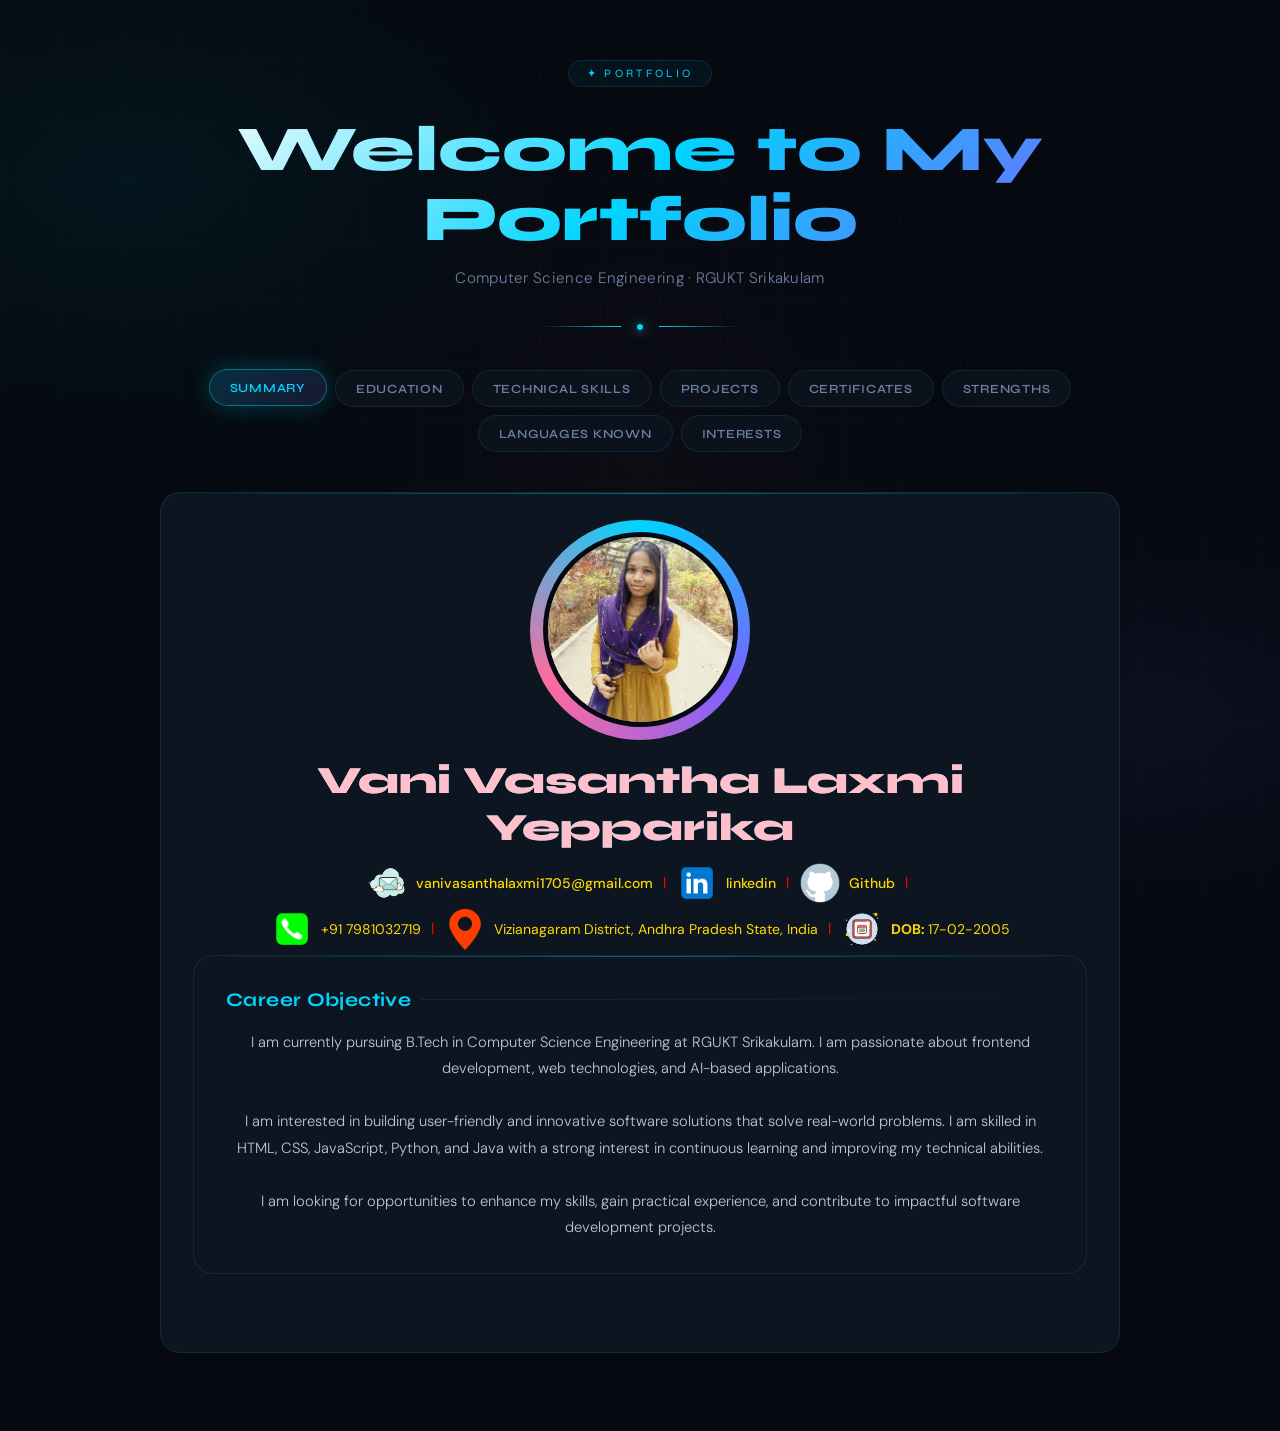
<file: index.html>
<!DOCTYPE html>
<html lang="en">
<head>
<meta charset="UTF-8" />
<meta name="viewport" content="width=device-width, initial-scale=1.0" />
<title>Vani Vasantha Laxmi – Portfolio</title>
<link href="https://fonts.googleapis.com/css2?family=Syne:wght@400;600;700;800&family=DM+Sans:ital,wght@0,300;0,400;0,500;1,300&display=swap" rel="stylesheet">
<style>
  :root {
    --bg: #060a10;
    --surface: #0d1520;
    --surface2: #111d2e;
    --accent: #00d4ff;
    --accent2: #7b61ff;
    --accent3: #ff6b9d;
    --text: #e8f0fe;
    --muted: #6b7fa3;
    --border: rgba(0,212,255,0.12);
    --glow: 0 0 40px rgba(0,212,255,0.15);
  }

  * { margin: 0; padding: 0; box-sizing: border-box; }

  body {
    font-family: 'DM Sans', sans-serif;
    background: var(--bg);
    color: var(--text);
    min-height: 100vh;
    overflow-x: hidden;
  }

  body::before {
    content: '';
    position: fixed;
    inset: 0;
    background:
      radial-gradient(ellipse 60% 50% at 10% 20%, rgba(0,212,255,0.06) 0%, transparent 60%),
      radial-gradient(ellipse 50% 40% at 90% 80%, rgba(123,97,255,0.07) 0%, transparent 60%),
      radial-gradient(ellipse 40% 60% at 50% 50%, rgba(255,107,157,0.03) 0%, transparent 70%);
    pointer-events: none;
    z-index: 0;
  }

  body::after {
    content: '';
    position: fixed;
    inset: 0;
    background-image:
      linear-gradient(rgba(0,212,255,0.03) 1px, transparent 1px),
      linear-gradient(90deg, rgba(0,212,255,0.03) 1px, transparent 1px);
    background-size: 60px 60px;
    pointer-events: none;
    z-index: 0;
  }

  .wrapper {
    position: relative;
    z-index: 1;
    max-width: 1000px;
    margin: 0 auto;
    padding: 0 20px 60px;
  }

  /* ── HEADER ── */
  header {
    text-align: center;
    padding: 60px 20px 40px;
    position: relative;
  }

  .header-label {
    display: inline-block;
    font-family: 'Syne', sans-serif;
    font-size: 0.7rem;
    letter-spacing: 0.3em;
    color: var(--accent);
    text-transform: uppercase;
    border: 1px solid var(--border);
    padding: 6px 18px;
    border-radius: 50px;
    margin-bottom: 28px;
    background: rgba(0,212,255,0.05);
    animation: fadeDown 0.8s ease both;
  }

  header h1 {
    font-family: 'Syne', sans-serif;
    font-size: clamp(2.2rem, 6vw, 4rem);
    font-weight: 800;
    line-height: 1.1;
    animation: fadeDown 0.9s ease 0.1s both;
    background: linear-gradient(135deg, #ffffff 0%, var(--accent) 50%, var(--accent2) 100%);
    -webkit-background-clip: text;
    -webkit-text-fill-color: transparent;
    background-clip: text;
  }

  header p {
    color: var(--muted);
    font-size: 0.95rem;
    margin-top: 12px;
    animation: fadeDown 1s ease 0.2s both;
    font-weight: 300;
    letter-spacing: 0.02em;
  }

  .header-line {
    display: flex;
    align-items: center;
    justify-content: center;
    gap: 16px;
    margin-top: 36px;
    animation: fadeDown 1.1s ease 0.3s both;
  }

  .header-line::before,
  .header-line::after {
    content: '';
    height: 1px;
    width: 80px;
    background: linear-gradient(90deg, transparent, var(--accent));
  }
  .header-line::after { background: linear-gradient(90deg, var(--accent), transparent); }

  .header-dot {
    width: 6px; height: 6px;
    border-radius: 50%;
    background: var(--accent);
    box-shadow: 0 0 12px var(--accent);
  }

  /* ── NAV ── */
  nav {
    display: flex;
    flex-wrap: wrap;
    justify-content: center;
    gap: 8px;
    padding: 0 10px 40px;
    animation: fadeUp 1s ease 0.4s both;
  }

  nav button {
    font-family: 'Syne', sans-serif;
    font-size: 0.78rem;
    font-weight: 600;
    letter-spacing: 0.06em;
    text-transform: uppercase;
    padding: 10px 20px;
    border: 1px solid var(--border);
    background: rgba(13,21,32,0.8);
    color: var(--muted);
    border-radius: 50px;
    cursor: pointer;
    transition: all 0.3s ease;
    backdrop-filter: blur(10px);
    position: relative;
    overflow: hidden;
  }

  nav button::before {
    content: '';
    position: absolute;
    inset: 0;
    background: linear-gradient(135deg, rgba(0,212,255,0.15), rgba(123,97,255,0.1));
    opacity: 0;
    transition: opacity 0.3s ease;
    border-radius: 50px;
  }

  nav button:hover::before,
  nav button.active::before { opacity: 1; }

  nav button:hover,
  nav button.active {
    border-color: rgba(0,212,255,0.5);
    color: #fff;
    box-shadow: 0 0 20px rgba(0,212,255,0.2);
    transform: translateY(-1px);
  }

  nav button.active {
    color: var(--accent);
    box-shadow: 0 0 24px rgba(0,212,255,0.25);
  }

  /* ── SECTIONS ── */
  section {
    display: none;
    animation: sectionIn 0.5s ease both;
  }
  section.active { display: block; }

  @keyframes sectionIn {
    from { opacity: 0; transform: translateY(16px); }
    to   { opacity: 1; transform: translateY(0); }
  }

  /* ── CARD ── */
  .card {
    background: var(--surface);
    border: 1px solid var(--border);
    border-radius: 20px;
    padding: 32px;
    margin-bottom: 18px;
    position: relative;
    overflow: hidden;
    transition: border-color 0.3s ease, box-shadow 0.3s ease;
  }

  .card::before {
    content: '';
    position: absolute;
    top: 0; left: 0; right: 0;
    height: 1px;
    background: linear-gradient(90deg, transparent, rgba(0,212,255,0.4), transparent);
  }

  .card:hover {
    border-color: rgba(0,212,255,0.25);
    box-shadow: var(--glow);
  }

  /* ── PROFILE ── */
  .profile-top {
    display: flex;
    flex-direction: column;
    justify-content: center;
    align-items: center;
    text-align:center;
    gap: 22px;
    margin-bottom: 28px;
  }

  .avatar-ring { 
  position: relative; 
  width:210px;
  height:210px;
  display: flex;
  justify-content: center;
  align-items: center;
  flex-shrink: 0; }

  .avatar-ring::before {
    content: '';
    position: absolute;
    inset: -5px;
    border-radius: 50%;
    background: conic-gradient(from 0deg, var(--accent), var(--accent2), var(--accent3), var(--accent));
    animation: spin 4s linear infinite;
    z-index: 0;
  }

  .avatar-ring img {
    position: relative;
    z-index: 1;
    width: 195px;
    height: 195px;
    border-radius: 50%;
    border: 5px solid var(--bg);
    object-fit: cover;
    display: block;
  }

  @keyframes spin { to { transform: rotate(360deg); } }

  .profile-info h2 {
    font-family: 'Syne', sans-serif;
    font-size: 2.4rem;
    font-weight: 800;
    text-align:center;
    background: linear-gradient(135deg, #ffffff 10%, var(--accent) 50%,var(--accent3) 100% );
    -webkit-background-clip: text;
    -webkit-text-fill-color: pink;
    background-clip: text;
    margin-bottom: 12px;
  }

  .contact-row {
    display: flex;
    flex-wrap: wrap;
    gap: 8px 20px;
    font-size: 0.83rem;
    color: var(--muted);
    margin-bottom: 12px;
  }
  
  /* =========================
   CONTACT
========================= */

.contact{
    text-align:center;
    font-size:10.5pt;
    color: #FFD700;
    margin-bottom:4px;
    line-height:1.6;
}

.contact a{
    color: #FFD700;
    text-decoration:none;
    font-weight:500;
}

.contact-sep{
    color:red;
    margin:0 6px;
}

/* =========================
   ICONS
========================= */

img.icon{
    height:3em;
    width:auto;
    vertical-align:middle;
    margin-right:4px;
    position:relative;
    top:-1px;
}

  .badge-link {
    display: inline-flex;
    align-items: center;
    gap: 6px;
    padding: 6px 16px;
    border: 1px solid var(--border);
    border-radius: 50px;
    color: var(--accent);
    text-decoration: none;
    font-size: 0.8rem;
    font-weight: 500;
    transition: all 0.3s ease;
    background: rgba(0,212,255,0.05);
  }

  .badge-link:hover {
    background: rgba(0,212,255,0.15);
    border-color: var(--accent);
    box-shadow: 0 0 16px rgba(0,212,255,0.2);
    transform: translateY(-1px);
  }

  .section-title {
    font-family: 'Syne', sans-serif;
    font-size: 1.2rem;
    font-weight: 700;
    color: var(--accent);
    letter-spacing: 0.02em;
    margin-bottom: 18px;
    display: flex;
    align-items: center;
    gap: 10px;
  }

  .section-title::after {
    content: '';
    flex: 1;
    height: 1px;
    background: linear-gradient(90deg, var(--border), transparent);
  }

  .objective-text {
    font-size: 0.92rem;
    line-height: 1.8;
    color: #b8c8e0;
    font-weight: 300;
  }

  /* ── EDUCATION ── */
  .edu-item {
    padding: 18px 0;
    border-bottom: 1px solid var(--border);
    position: relative;
    padding-left: 20px;
  }

  .edu-item:last-child { border-bottom: none; }

  .edu-item::before {
    content: '';
    position: absolute;
    left: 0; top: 24px;
    width: 8px; height: 8px;
    border-radius: 50%;
    background: var(--accent);
    box-shadow: 0 0 10px var(--accent);
  }

  .edu-item h3 { font-family: 'Syne', sans-serif; font-size: 1rem; font-weight: 700; color: #fff; margin-bottom: 4px; }
  .edu-institution { font-size: 0.85rem; color: var(--accent2); margin-bottom: 6px; font-weight: 400; }
  .edu-meta { display: flex; gap: 20px; font-size: 0.8rem; color: var(--muted); }

  .cgpa-badge {
    background: rgba(0,212,255,0.1);
    border: 1px solid rgba(0,212,255,0.2);
    color: var(--accent);
    padding: 2px 10px;
    border-radius: 50px;
    font-size: 0.75rem;
    font-weight: 600;
  }

  /* ── SKILLS ── */
  .skill-group { margin-bottom: 20px; }
  .skill-group:last-child { margin-bottom: 0; }
  .skill-label { font-family: 'Syne', sans-serif; font-size: 0.75rem; font-weight: 700; letter-spacing: 0.1em; text-transform: uppercase; color: var(--muted); margin-bottom: 10px; }
  .skill-tags { display: flex; flex-wrap: wrap; gap: 8px; }

  .tag {
    padding: 6px 14px;
    border-radius: 8px;
    font-size: 0.82rem;
    font-weight: 500;
    border: 1px solid;
    transition: all 0.3s ease;
    cursor: default;
  }
  .tag:hover { transform: translateY(-2px); }
  .tag-cyan { background: rgba(0,212,255,0.08); border-color: rgba(0,212,255,0.25); color: #7ee8ff; }
  .tag-purple { background: rgba(123,97,255,0.08); border-color: rgba(123,97,255,0.25); color: #b39dff; }
  .tag-pink { background: rgba(255,107,157,0.08); border-color: rgba(255,107,157,0.25); color: #ffaac8; }
  .tag-green { background: rgba(52,211,153,0.08); border-color: rgba(52,211,153,0.25); color: #6ee7b7; }
  .tag-orange { background: rgba(251,146,60,0.08); border-color: rgba(251,146,60,0.25); color: #fdba74; }

  /* ── PROJECTS GRID ── */
  .projects-grid {
    display: grid;
    grid-template-columns: repeat(auto-fill, minmax(280px, 1fr));
    gap: 16px;
  }

  .project-card {
    background: var(--surface2);
    border: 1px solid var(--border);
    border-radius: 16px;
    padding: 22px;
    transition: all 0.3s ease;
    position: relative;
    overflow: hidden;
    display: flex;
    flex-direction: column;
  }

  .project-card::after {
    content: '';
    position: absolute;
    top: 0; left: 0;
    width: 3px; height: 100%;
    background: linear-gradient(180deg, var(--accent), var(--accent2));
    border-radius: 3px 0 0 3px;
  }

  .project-card:hover {
    border-color: rgba(0,212,255,0.3);
    transform: translateY(-4px);
    box-shadow: 0 12px 40px rgba(0,212,255,0.12);
  }

  .project-emoji {
    font-size: 2rem;
    margin-bottom: 12px;
    display: block;
  }

  .project-num {
    font-family: 'Syne', sans-serif;
    font-size: 0.62rem;
    font-weight: 700;
    letter-spacing: 0.2em;
    color: var(--accent);
    text-transform: uppercase;
    margin-bottom: 6px;
  }

  .project-title {
    font-family: 'Syne', sans-serif;
    font-size: 1rem;
    font-weight: 700;
    color: #fff;
    margin-bottom: 10px;
    line-height: 1.3;
  }

  .project-desc {
    font-size: 0.84rem;
    line-height: 1.7;
    color: #8fa3c0;
    font-weight: 300;
    flex: 1;
  }

  .project-tags {
    display: flex;
    flex-wrap: wrap;
    gap: 6px;
    margin-top: 14px;
  }

  .ptag {
    font-size: 0.7rem;
    padding: 3px 9px;
    border-radius: 20px;
    background: rgba(0,212,255,0.07);
    border: 1px solid rgba(0,212,255,0.15);
    color: var(--accent);
    font-weight: 500;
  }

  /* ── PROJECT LINK BUTTONS ── */
  .project-links {
    display: flex;
    gap: 8px;
    margin-top: 12px;
    flex-wrap: wrap;
  }

  .proj-btn {
    display: inline-flex;
    align-items: center;
    gap: 5px;
    font-size: 0.72rem;
    font-weight: 600;
    font-family: 'Syne', sans-serif;
    padding: 5px 13px;
    border-radius: 20px;
    text-decoration: none;
    transition: all 0.25s ease;
    letter-spacing: 0.03em;
  }

  .proj-btn-github {
    background: rgba(255,255,255,0.05);
    border: 1px solid rgba(255,255,255,0.15);
    color: #c8d8f0;
  }

  .proj-btn-github:hover {
    background: rgba(255,255,255,0.12);
    border-color: rgba(255,255,255,0.35);
    color: #fff;
    transform: translateY(-1px);
  }

  .proj-btn-demo {
    background: rgba(0,212,255,0.08);
    border: 1px solid rgba(0,212,255,0.25);
    color: var(--accent);
  }

  .proj-btn-demo:hover {
    background: rgba(0,212,255,0.18);
    border-color: rgba(0,212,255,0.5);
    box-shadow: 0 0 14px rgba(0,212,255,0.2);
    transform: translateY(-1px);
  }

  /* ── CERTIFICATES ── */
  .certs-grid {
    display: grid;
    grid-template-columns: repeat(auto-fill, minmax(260px, 1fr));
    gap: 16px;
  }

  .cert-card {
    background: var(--surface2);
    border: 1px solid var(--border);
    border-radius: 16px;
    overflow: hidden;
    transition: all 0.3s ease;
    cursor: pointer;
    position: relative;
  }

  .cert-card:hover {
    border-color: rgba(0,212,255,0.4);
    transform: translateY(-4px);
    box-shadow: 0 12px 40px rgba(0,212,255,0.15);
  }

  .cert-img-wrap {
    position: relative;
    width: 100%;
    height: 160px;
    overflow: hidden;
    background: linear-gradient(135deg, #0d1520, #111d2e);
  }

  .cert-img-wrap img {
    width: 100%;
    height: 100%;
    object-fit: cover;
    transition: transform 0.4s ease;
    display: block;
  }

  .cert-card:hover .cert-img-wrap img { transform: scale(1.06); }

  .cert-overlay {
    position: absolute;
    inset: 0;
    background: rgba(0,212,255,0.08);
    display: flex;
    align-items: center;
    justify-content: center;
    opacity: 0;
    transition: opacity 0.3s;
  }

  .cert-card:hover .cert-overlay { opacity: 1; }

  .cert-overlay span {
    background: var(--accent);
    color: #000;
    font-family: 'Syne', sans-serif;
    font-size: 0.75rem;
    font-weight: 700;
    padding: 8px 18px;
    border-radius: 50px;
    letter-spacing: 0.05em;
  }

  .cert-body {
    padding: 16px;
  }

  .cert-body h4 {
    font-family: 'Syne', sans-serif;
    font-size: 0.9rem;
    font-weight: 700;
    color: #fff;
    margin-bottom: 4px;
    line-height: 1.3;
  }

  .cert-provider {
    font-size: 0.76rem;
    color: var(--accent);
    margin-bottom: 10px;
    font-weight: 500;
  }

  .cert-view-btn {
    display: inline-flex;
    align-items: center;
    gap: 5px;
    font-size: 0.75rem;
    color: var(--accent2);
    text-decoration: none;
    font-weight: 500;
    transition: color 0.2s;
    border: 1px solid rgba(123,97,255,0.3);
    padding: 4px 12px;
    border-radius: 20px;
    background: rgba(123,97,255,0.07);
  }

  .cert-view-btn:hover { color: #fff; border-color: var(--accent2); background: rgba(123,97,255,0.18); }

  /* Cert placeholder (Google Drive thumbnail) */
  .cert-placeholder {
    width: 100%;
    height: 160px;
    display: flex;
    flex-direction: column;
    align-items: center;
    justify-content: center;
    background: linear-gradient(135deg, #0d1520, #1a2540);
    gap: 8px;
  }

  .cert-placeholder .cert-icon-big { font-size: 2.5rem; }
  .cert-placeholder .cert-label { font-size: 0.72rem; color: var(--muted); font-weight: 500; }

  /* ── LIGHTBOX ── */
  .lightbox {
    position: fixed;
    inset: 0;
    background: rgba(0,0,0,0.92);
    backdrop-filter: blur(10px);
    z-index: 1000;
    display: flex;
    align-items: center;
    justify-content: center;
    opacity: 0;
    pointer-events: none;
    transition: opacity 0.3s ease;
    padding: 20px;
  }

  .lightbox.open {
    opacity: 1;
    pointer-events: all;
  }

  .lightbox-content {
    position: relative;
    max-width: 90vw;
    max-height: 90vh;
    transform: scale(0.92);
    transition: transform 0.3s ease;
  }

  .lightbox.open .lightbox-content { transform: scale(1); }

  .lightbox-content iframe {
    width: min(800px, 85vw);
    height: min(600px, 80vh);
    border: none;
    border-radius: 12px;
    background: #fff;
  }

  .lightbox-close {
    position: absolute;
    top: -44px;
    right: 0;
    background: rgba(255,255,255,0.1);
    border: 1px solid rgba(255,255,255,0.2);
    color: #fff;
    width: 36px;
    height: 36px;
    border-radius: 50%;
    cursor: pointer;
    font-size: 1.1rem;
    display: flex;
    align-items: center;
    justify-content: center;
    transition: all 0.2s;
  }

  .lightbox-close:hover { background: rgba(255,255,255,0.2); }

  .lightbox-title {
    position: absolute;
    top: -44px;
    left: 0;
    color: rgba(255,255,255,0.8);
    font-family: 'Syne', sans-serif;
    font-size: 0.9rem;
    font-weight: 600;
    max-width: calc(100% - 50px);
    white-space: nowrap;
    overflow: hidden;
    text-overflow: ellipsis;
  }

  /* ── STRENGTHS ── */
  .strengths-grid {
    display: grid;
    grid-template-columns: repeat(auto-fit, minmax(180px, 1fr));
    gap: 14px;
  }

  .strength-card {
    background: var(--surface2);
    border: 1px solid var(--border);
    border-radius: 14px;
    padding: 20px;
    text-align: center;
    transition: all 0.3s ease;
  }

  .strength-card:hover {
    border-color: rgba(0,212,255,0.3);
    box-shadow: 0 0 20px rgba(0,212,255,0.1);
    transform: translateY(-3px);
  }

  .strength-icon { font-size: 1.8rem; margin-bottom: 8px; }
  .strength-name { font-family: 'Syne', sans-serif; font-size: 0.88rem; font-weight: 700; color: #d0e0f0; }

  /* ── LANGUAGES ── */
  .lang-item {
    display: flex;
    align-items: center;
    justify-content: space-between;
    padding: 16px 0;
    border-bottom: 1px solid var(--border);
  }
  .lang-item:last-child { border-bottom: none; }
  .lang-name { font-family: 'Syne', sans-serif; font-size: 1rem; font-weight: 700; color: #fff; }
  .lang-level { display: flex; align-items: center; gap: 10px; }
  .lang-dots { display: flex; gap: 5px; }
  .dot { width: 10px; height: 10px; border-radius: 50%; transition: all 0.3s ease; }
  .dot.filled { background: var(--accent); box-shadow: 0 0 8px var(--accent); }
  .dot.empty { background: rgba(0,212,255,0.15); }
  .lang-tag { font-size: 0.75rem; color: var(--accent2); background: rgba(123,97,255,0.1); border: 1px solid rgba(123,97,255,0.2); padding: 3px 10px; border-radius: 50px; font-weight: 500; }

  /* ── INTERESTS ── */
  .interests-grid {
    display: grid;
    grid-template-columns: repeat(auto-fit, minmax(200px, 1fr));
    gap: 14px;
  }

  .interest-card {
    background: var(--surface2);
    border: 1px solid var(--border);
    border-radius: 14px;
    padding: 20px 18px;
    transition: all 0.3s ease;
    position: relative;
    overflow: hidden;
  }

  .interest-card::before {
    content: '';
    position: absolute;
    inset: 0;
    background: linear-gradient(135deg, rgba(0,212,255,0.05), transparent);
    opacity: 0;
    transition: opacity 0.3s;
  }

  .interest-card:hover::before { opacity: 1; }
  .interest-card:hover {
    border-color: rgba(0,212,255,0.3);
    transform: translateY(-3px);
    box-shadow: 0 8px 30px rgba(0,212,255,0.1);
  }

  .interest-icon { font-size: 1.6rem; margin-bottom: 10px; }
  .interest-name { font-family: 'Syne', sans-serif; font-size: 0.9rem; font-weight: 700; color: #d0e0f0; line-height: 1.3; }

  /* ── ANIMATIONS ── */
  @keyframes fadeDown {
    from { opacity: 0; transform: translateY(-20px); }
    to   { opacity: 1; transform: translateY(0); }
  }

  @keyframes fadeUp {
    from { opacity: 0; transform: translateY(20px); }
    to   { opacity: 1; transform: translateY(0); }
  }

  /* ── RESPONSIVE ── */
  @media (max-width: 600px) {
    .profile-top { flex-direction: column; text-align: center; }
    .links-row { justify-content: center; }
    .contact-row { justify-content: center; }
    .card { padding: 22px 18px; }
  }
</style>
</head>
<body>

<div class="wrapper">
  <header>
    <div class="header-label">✦ Portfolio</div>
    <h1>Welcome to My Portfolio</h1>
    <p>Computer Science Engineering · RGUKT Srikakulam</p>
    <div class="header-line"><div class="header-dot"></div></div>
  </header>

  <nav>
    <button class="active" onclick="showSection('summary', this)">Summary</button>
    <button onclick="showSection('education', this)">Education</button>
    <button onclick="showSection('skills', this)">Technical Skills</button>
    <button onclick="showSection('projects', this)">Projects</button>
    <button onclick="showSection('certifications', this)">Certificates</button>
    <button onclick="showSection('strengths', this)">Strengths</button>
    <button onclick="showSection('languages', this)">Languages Known</button>
    <button onclick="showSection('interests', this)">Interests</button>
  </nav>

  <!-- ── SUMMARY ── -->
  <section id="summary" class="active">
    <div class="card">
      <div class="profile-top">
        <div class="avatar-ring">
          <img src="My_images.png" alt="Vani Vasantha Laxmi" />
        </div>
        <div class="profile-info">
          <h2>Vani Vasantha Laxmi Yepparika</h2>

          <div class="contact">
            
            <img src="C-Email.png" class="icon">
            <a href="mailto:vanivasanthalaxmi1705@gmail.com">
        vanivasanthalaxmi1705@gmail.com
            </a>
            <span class="contact-sep">|</span>

        <img src="C-linkedin.png" class="icon">

        <a href="https://linkedin.com/in/vani-vasantha-laxmi-yepparika-16023b286">
            linkedin
        </a>

        <span class="contact-sep">|</span>

        <img src="C-github.png" class="icon">

        <a href="https://github.com/vani-1705">
            Github
        </a>
            <span class="contact-sep">|</span>
            
          </div>
          
          <div class="contact">

        <img src="C-phone.png" class="icon">
        +91 7981032719

        <span class="contact-sep">|</span>

        <img src="C-location.png" class="icon">
        Vizianagaram District, Andhra Pradesh State, India
        
        <span class="contact-sep">|</span>

        <img src="C-dob.png" class="icon">
        <b> DOB: </b> 17-02-2005

    </div>

    <div class="card">
      <div class="section-title">Career Objective</div>
      <p class="objective-text">
        I am currently pursuing B.Tech in Computer Science Engineering at RGUKT Srikakulam.
        I am passionate about frontend development, web technologies, and AI-based applications.<br><br>
        I am interested in building user-friendly and innovative software solutions that solve real-world problems.
        I am skilled in HTML, CSS, JavaScript, Python, and Java with a strong interest in continuous learning and improving my technical abilities.<br><br>
        I am looking for opportunities to enhance my skills, gain practical experience, and contribute to impactful software development projects.
      </p>
    </div>
  </section>

  <!-- ── EDUCATION ── -->
  <section id="education">
    <div class="card">
      <div class="section-title">Education</div>

      <div class="edu-item">
        <h3>B.Tech – Computer Science Engineering</h3>
        <div class="edu-institution">Rajiv Gandhi University of Knowledge Technologies, Srikakulam</div>
        <div class="edu-meta">
          <span class="cgpa-badge">CGPA 7.99 (upto 5th sem)</span>
          <span>2023 – 2027</span>
        </div>
      </div>

      <div class="edu-item">
        <h3>PUC – MPC with IT</h3>
        <div class="edu-institution">Rajiv Gandhi University of Knowledge Technologies, Srikakulam</div>
        <div class="edu-meta">
          <span class="cgpa-badge">CGPA 7.88</span>
          <span>2021 – 2023</span>
        </div>
      </div>

      <div class="edu-item">
        <h3>SSC</h3>
        <div class="edu-institution">Sri Krishna Vidyaa Peet E.M High School, GPM</div>
        <div class="edu-meta">
          <span class="cgpa-badge">CGPA 9.7</span>
          <span>2020 – 2021</span>
        </div>
      </div>
    </div>
  </section>

  <!-- ── SKILLS ── -->
  <section id="skills">
    <div class="card">
      <div class="section-title">Technical Skills</div>

      <div class="skill-group">
        <div class="skill-label">Frontend</div>
        <div class="skill-tags">
          <span class="tag tag-cyan">HTML</span>
          <span class="tag tag-cyan">CSS</span>
          <span class="tag tag-cyan">JavaScript (Basics)</span>
        </div>
      </div>

      <div class="skill-group">
        <div class="skill-label">Programming Languages</div>
        <div class="skill-tags">
          <span class="tag tag-purple">Python</span>
          <span class="tag tag-purple">Java</span>
        </div>
      </div>

      <div class="skill-group">
        <div class="skill-label">Database</div>
        <div class="skill-tags">
          <span class="tag tag-green">MySQL (Basics)</span>
        </div>
      </div>

      <div class="skill-group">
        <div class="skill-label">Concepts</div>
        <div class="skill-tags">
          <span class="tag tag-pink">Frontend Development</span>
          <span class="tag tag-pink">Software Development</span>
          <span class="tag tag-pink">AI/ML Basics</span>
          <span class="tag tag-pink">Game Development</span>
        </div>
      </div>

      <div class="skill-group">
        <div class="skill-label">Tools</div>
        <div class="skill-tags">
          <span class="tag tag-orange">VS Code</span>
          <span class="tag tag-orange">Git (Basics)</span>
          <span class="tag tag-orange">Flutter</span>
          <span class="tag tag-orange">Tkinter</span>
        </div>
      </div>

      <div class="skill-group">
        <div class="skill-label">Soft Skills</div>
        <div class="skill-tags">
          <span class="tag tag-green">Communication</span>
          <span class="tag tag-green">Collaboration</span>
          <span class="tag tag-green">Problem-solving</span>
        </div>
      </div>
    </div>
  </section>

  <!-- ── PROJECTS ── -->
  <section id="projects">
    <div class="card">
      <div class="section-title">Projects</div>
      <div class="projects-grid">

        <div class="project-card">
          <span class="project-emoji">🌾</span>
          <div class="project-num">Project 01</div>
          <div class="project-title">Agriculture Price Forecasting of Crops</div>
          <p class="project-desc">ML-based system to forecast short-term crop prices using real AGMARK data with MSP-based analysis, market-specific insights, and a Flutter frontend for real-time forecasting. Random Forest model achieved R² of 0.949.</p>
          <div class="project-tags">
            <span class="ptag">Python</span>
            <span class="ptag">ML</span>
            <span class="ptag">Flutter</span>
            <span class="ptag">Random Forest</span>
          </div>
          <div class="project-links">
            <a href="https://github.com/Likhitha-Veeranki/Agriculture-Price-Forecasting-of-Crops" target="_blank" class="proj-btn proj-btn-github"> <b> 🔗Open in GitHub 🐱 </b> </a>
          </div>
        </div>

        <div class="project-card">
          <span class="project-emoji">🪪</span>
          <div class="project-num">Project 02</div>
          <div class="project-title">Company ID Card Generator</div>
          <p class="project-desc">Web app to generate professional company ID cards with live front & back preview, auto company logo fetch, QR code generation, multiple themes, and PNG/PDF export using html2canvas & jsPDF.</p>
          <div class="project-tags">
            <span class="ptag">HTML</span>
            <span class="ptag">CSS</span>
            <span class="ptag">JavaScript</span>
            <span class="ptag">QRCode.js</span>
          </div>
          <div class="project-links">
            <a href="https://github.com/vani-1705/Company-ID-CARD-Generator" target="_blank" class="proj-btn proj-btn-github"> <b> 🔗Open in GitHub 🐱 </b> </a>
            <a href="https://vercel.com/vani-projects/company-id-card-generator" target="_blank" class="proj-btn proj-btn-demo"> 🚀 Live Demo</a>
          </div>
        </div>

        <div class="project-card">
          <span class="project-emoji">🎤</span>
          <div class="project-num">Project 03</div>
          <div class="project-title">SmartSpeakTranslator (SST)</div>
          <p class="project-desc">AI-powered multilingual voice recognition & translation web app with real-time speech-to-text, Google Translate API, AI voice output, translation history, dark/light mode, and 16+ language support.</p>
          <div class="project-tags">
            <span class="ptag">JavaScript</span>
            <span class="ptag">Web Speech API</span>
            <span class="ptag">Google Translate</span>
          </div>
          <div class="project-links">
            <a href="https://github.com/vani-1705/Voice_Recognition-Translation" target="_blank" class="proj-btn proj-btn-github"> <b> 🔗Open in GitHub 🐱 </b> </a>
            <a href="https://voice-recognition-translation.vercel.app/" target="_blank" class="proj-btn proj-btn-demo"> 🚀 Live Demo</a>
          </div>
        </div>

        <div class="project-card">
          <span class="project-emoji">🐍</span>
          <div class="project-num">Project 04</div>
          <div class="project-title">Snake Game Pro</div>
          <p class="project-desc">Modern snake game with multiple food types, lives system, pause/resume, wall-pass feature, speed & volume settings, mobile touch controls, and background music using HTML, CSS & JavaScript.</p>
          <div class="project-tags">
            <span class="ptag">HTML</span>
            <span class="ptag">CSS</span>
            <span class="ptag">JavaScript</span>
            <span class="ptag">Audio API</span>
          </div>
          <div class="project-links">
            <a href="https://github.com/vani-1705/SnakeGame" target="_blank" class="proj-btn proj-btn-github"> <b> 🔗Open in GitHub 🐱 </b> </a>
            <a href="https://snake-game-topaz-chi.vercel.app/" target="_blank" class="proj-btn proj-btn-demo"> 🚀 Live Demo</a>
          </div>
        </div>

        <div class="project-card">
          <span class="project-emoji">📄</span>
          <div class="project-num">Project 05</div>
          <div class="project-title">Resume Creator</div>
          <p class="project-desc">Browser-based resume builder with live preview, multiple templates, font & color customization, dynamic add/remove sections, profile photo upload, and PDF download using jsPDF.</p>
          <div class="project-tags">
            <span class="ptag">HTML</span>
            <span class="ptag">CSS</span>
            <span class="ptag">JavaScript</span>
            <span class="ptag">jsPDF</span>
          </div>
          <div class="project-links">
            <a href="https://github.com/vani-1705/ResumeCreator" target="_blank" class="proj-btn proj-btn-github"> <b> 🔗Open in GitHub 🐱 </b> </a>
            <a href="https://resume-creator-ecru.vercel.app/" target="_blank" class="proj-btn proj-btn-demo"> 🚀 Live Demo</a>
          </div>
        </div>

        <div class="project-card">
          <span class="project-emoji">💀</span>
          <div class="project-num">Project 06</div>
          <div class="project-title">SYS BREACH – Hacking Simulation</div>
          <p class="project-desc">Cinematic fake hacking simulation with Matrix rain background, animated terminal logs, popup social media windows, red alert effects, cyberpunk HUD interface, and real-time counters. Visual only — no real hacking.</p>
          <div class="project-tags">
            <span class="ptag">HTML</span>
            <span class="ptag">Canvas API</span>
            <span class="ptag">CSS Animations</span>
          </div>
          <div class="project-links">
            <a href="https://github.com/vani-1705/Fake-Hackingscreen" target="_blank" class="proj-btn proj-btn-github"> <b> 🔗Open in GitHub 🐱 </b></a>
            <a href="https://fake-hackingscreen.vercel.app/" target="_blank" class="proj-btn proj-btn-demo"> 🚀 Live Demo</a>
          </div>
        </div>

        <div class="project-card">
          <span class="project-emoji">🖥️</span>
          <div class="project-num">Project 07</div>
          <div class="project-title">Terminal Calculator – Hacker Edition</div>
          <p class="project-desc">Hacker-style terminal calculator with CRT effects, advanced math functions (trig, log, sqrt), keyboard shortcuts, command history navigation, and animated boot sequence.</p>
          <div class="project-tags">
            <span class="ptag">HTML</span>
            <span class="ptag">CSS</span>
            <span class="ptag">JavaScript</span>
          </div>
          <div class="project-links">
            <a href="https://github.com/vani-1705/Terminal-basedCalculator" target="_blank" class="proj-btn proj-btn-github"> <b> 🔗Open in GitHub 🐱 </b></a>
            <a href="https://terminal-based-calculator.vercel.app/" target="_blank" class="proj-btn proj-btn-demo"> 🚀 Live Demo</a>
          </div>
        </div>

        <div class="project-card">
          <span class="project-emoji">👥</span>
          <div class="project-num">Project 08</div>
          <div class="project-title">HR Dashboard – Employee Management</div>
          <p class="project-desc">Full-featured HR management dashboard with CRUD operations, live search, department/status filters, sorting, pagination, stats cards, CSV export, modal forms, and toast notifications.</p>
          <div class="project-tags">
            <span class="ptag">HTML</span>
            <span class="ptag">CSS</span>
            <span class="ptag">JavaScript</span>
          </div>
          <div class="project-links">
            <a href="https://github.com/vani-1705/Emp-details" target="_blank" class="proj-btn proj-btn-github"> <b> 🔗Open in GitHub 🐱 </b></a>
            <a href="https://emp-details-sepia.vercel.app/" target="_blank" class="proj-btn proj-btn-demo"> 🚀 Live Demo</a>
          </div>
        </div>

        <div class="project-card">
          <span class="project-emoji">🧱</span>
          <div class="project-num">Project 09</div>
          <div class="project-title">Brick Breaker – Ultimate Edition</div>
          <p class="project-desc">Advanced arcade Brick Breaker game in Python Tkinter with multiple levels, power-ups (wide paddle, multi-ball), score tracking, neon UI, increasing difficulty, and smooth animations.</p>
          <div class="project-tags">
            <span class="ptag">Python</span>
            <span class="ptag">Tkinter</span>
            <span class="ptag">Game Dev</span>
          </div>
          <div class="project-links">
            <a href="https://github.com/vani-1705/BrickBreakerGame" target="_blank" class="proj-btn proj-btn-github"> <b> 🔗Open in GitHub 🐱 </b></a>
          </div>
        </div>

        <div class="project-card">
          <span class="project-emoji">❌⭕</span>
          <div class="project-num">Project 10</div>
          <div class="project-title">Tic Tac Toe – Ultimate Edition</div>
          <p class="project-desc">Modern Tic Tac Toe with AI opponent (smart blocking & winning logic), two-player mode, dark/light themes, live score tracking, hover animations, and winner highlight effects in Python Tkinter.</p>
          <div class="project-tags">
            <span class="ptag">Python</span>
            <span class="ptag">Tkinter</span>
            <span class="ptag">AI Logic</span>
          </div>
          <div class="project-links">
            <a href="https://github.com/vani-1705/TicTacToe" target="_blank" class="proj-btn proj-btn-github"> <b> 🔗Open in GitHub 🐱 </b></a>
          </div>
        </div>

        <div class="project-card">
          <span class="project-emoji">🚗</span>
          <div class="project-num">Project 11</div>
          <div class="project-title">Car Racing Game – Ultimate Edition</div>
          <p class="project-desc">Endless arcade car racing game in Python Tkinter with 3 difficulty levels, power-ups (shield, slow motion, bonus score), day/night themes, high score saving, and ~60 FPS smooth gameplay.</p>
          <div class="project-tags">
            <span class="ptag">Python</span>
            <span class="ptag">Tkinter</span>
            <span class="ptag">JSON</span>
          </div>
          <div class="project-links">
            <a href="https://github.com/vani-1705/CarRacingGame" target="_blank" class="proj-btn proj-btn-github"> <b> 🔗Open in GitHub 🐱 </b> </a>
          </div>
        </div>

      </div>
    </div>
  </section>

  <!-- ── CERTIFICATIONS ── -->
  <section id="certifications">
    <div class="card">
      <div class="section-title">Certifications</div>
      <div class="certs-grid">

        <div class="cert-card" onclick="openLightbox('https://drive.google.com/file/d/1SalDduaYlJs6NXx1YMsUNo_LOq1zuo8G/view?usp=drivesdk', 'Build Your First HTML Web Page – Microsoft')">
          <div class="cert-img-wrap">
            <div class="cert-placeholder">
              <span class="cert-icon-big">🌐 </span>
              <span class="cert-label">Click to view certificate</span>
            </div>
            <div class="cert-overlay"><span>👁 View Full</span></div>
          </div>
          <div class="cert-body">
            <h4> Build Your First HTML Web Page</h4>
            <div class="cert-provider">Microsoft</div>
            <a href="https://drive.google.com/file/d/1SalDduaYlJs6NXx1YMsUNo_LOq1zuo8G/view?usp=drivesdk" target="_blank" class="cert-view-btn" onclick="event.stopPropagation()">🔗 Open in Drive</a>
          </div>
        </div>

        <div class="cert-card" onclick="openLightbox('https://drive.google.com/file/d/1ReyHzYRfW7VjKqkR62q15SPlyHA5520b/view?usp=drivesdk', 'Use CSS to Style Your HTML Page – Microsoft')">
          <div class="cert-img-wrap">
            <div class="cert-placeholder">
              <span class="cert-icon-big">🎨</span>
              <span class="cert-label">Click to view certificate</span>
            </div>
            <div class="cert-overlay"><span>👁 View Full</span></div>
          </div>
          <div class="cert-body">
            <h4>Use CSS to Style Your HTML Page</h4>
            <div class="cert-provider">Microsoft</div>
            <a href="https://drive.google.com/file/d/1ReyHzYRfW7VjKqkR62q15SPlyHA5520b/view?usp=drivesdk" target="_blank" class="cert-view-btn" onclick="event.stopPropagation()">🔗 Open in Drive</a>
          </div>
        </div>

        <div class="cert-card" onclick="openLightbox('https://drive.google.com/file/d/1xna_Dvy5HSTvZYJnPA0j68UE3jidgxrL/view?usp=drivesdk', 'Cloud Computing – NPTEL')">
          <div class="cert-img-wrap">
            <div class="cert-placeholder">
              <span class="cert-icon-big">☁️</span>
              <span class="cert-label">Click to view certificate</span>
            </div>
            <div class="cert-overlay"><span>👁 View Full</span></div>
          </div>
          <div class="cert-body">
            <h4>Cloud Computing</h4>
            <div class="cert-provider">NPTEL</div>
            <a href="https://drive.google.com/file/d/1xna_Dvy5HSTvZYJnPA0j68UE3jidgxrL/view?usp=drivesdk" target="_blank" class="cert-view-btn" onclick="event.stopPropagation()">🔗 Open in Drive</a>
          </div>
        </div>
        
         <div class="cert-card" onclick="openLightbox('https://drive.google.com/file/d/1-YV4p_3J5QBYinswWCulWLtnbTF4d4Ty/view?usp=drivesdk', 'Introduction To Information Retrieval – NPTEL')">
          <div class="cert-img-wrap">
            <div class="cert-placeholder">
              <span class="cert-icon-big">📚 </span>
              <span class="cert-label">Click to view certificate</span>
            </div>
            <div class="cert-overlay"><span>👁 View Full</span></div>
          </div>
          <div class="cert-body">
            <h4>Introduction To Information Retrieval </h4>
            <div class="cert-provider">NPTEL</div>
            <a href="https://drive.google.com/file/d/1-YV4p_3J5QBYinswWCulWLtnbTF4d4Ty/view?usp=drivesdk" target="_blank" class="cert-view-btn" onclick="event.stopPropagation()">🔗 Open in Drive</a>
          </div>
        </div>

        <div class="cert-card" onclick="openLightbox('https://drive.google.com/file/d/1-YV4p_3J5QBYinswWCulWLtnbTF4d4Ty/view?usp=drivesdk', 'Learn The Basics Of Web Accessibility ')">
          <div class="cert-img-wrap">
            <div class="cert-placeholder">
              <span class="cert-icon-big"> 💻 </span>
              <span class="cert-label">Click to view certificate</span>
            </div>
            <div class="cert-overlay"><span>👁 View Full</span></div>
          </div>
          <div class="cert-body">
            <h4> Learn The Basics Of Web Accessibility </h4>
            <div class="cert-provider"> Microsoft </div>
            <a href="https://drive.google.com/file/d/1-YV4p_3J5QBYinswWCulWLtnbTF4d4Ty/view?usp=drivesdk" target="_blank" class="cert-view-btn" onclick="event.stopPropagation()">🔗 Open in Drive</a>
          </div>
        </div>

        <div class="cert-card" onclick="openLightbox('https://drive.google.com/file/d/1LCnlvaDan_DShVGCvO2T4d0fliRAARci/view?usp=drivesdk', 'Certificate 5')">
          <div class="cert-img-wrap">
            <div class="cert-placeholder">
              <span class="cert-icon-big">🎖️</span>
              <span class="cert-label">Click to view certificate</span>
            </div>
            <div class="cert-overlay"><span>👁 View Full</span></div>
          </div>
          <div class="cert-body">
            <h4>Aviskandhara Certificate</h4>
            <div class="cert-provider"> Govt-Enterpuner</div>
            <a href="https://drive.google.com/file/d/1LCnlvaDan_DShVGCvO2T4d0fliRAARci/view?usp=drivesdk" target="_blank" class="cert-view-btn" onclick="event.stopPropagation()">🔗 Open in Drive</a>
          </div>
        </div>

      </div>
    </div>
  </section>

  <!-- ── STRENGTHS ── -->
  <section id="strengths">
    <div class="card">
      <div class="section-title">Strengths</div>
      <div class="strengths-grid">
        <div class="strength-card">
          <div class="strength-icon">🧩</div>
          <div class="strength-name">Problem Solving</div>
        </div>
        <div class="strength-card">
          <div class="strength-icon">🧠</div>
          <div class="strength-name">Quick Learning</div>
        </div>
        <div class="strength-card">
          <div class="strength-icon">👥</div>
          <div class="strength-name">Team Collaboration</div>
        </div>
        <div class="strength-card">
          <div class="strength-icon">🤝</div>
          <div class="strength-name">Adaptability</div>
        </div>
      </div>
    </div>
  </section>

  <!-- ── LANGUAGES ── -->
  <section id="languages">
    <div class="card">
      <div class="section-title">Languages Known</div>

      <div class="lang-item">
        <div class="lang-name">English</div>
        <div class="lang-level">
          <div class="lang-dots">
            <div class="dot filled"></div>
            <div class="dot filled"></div>
            <div class="dot filled"></div>
            <div class="dot filled"></div>
            <div class="dot empty"></div>
          </div>
          <span class="lang-tag">Proficient</span>
        </div>
      </div>

      <div class="lang-item">
        <div class="lang-name">Hindi</div>
        <div class="lang-level">
          <div class="lang-dots">
            <div class="dot filled"></div>
            <div class="dot filled"></div>
            <div class="dot filled"></div>
            <div class="dot filled"></div>
            <div class="dot filled"></div>
          </div>
          <span class="lang-tag">Advanced</span>
        </div>
      </div>

      <div class="lang-item">
        <div class="lang-name">Telugu</div>
        <div class="lang-level">
          <div class="lang-dots">
            <div class="dot filled"></div>
            <div class="dot filled"></div>
            <div class="dot filled"></div>
            <div class="dot filled"></div>
            <div class="dot filled"></div>
          </div>
          <span class="lang-tag">Native</span>
        </div>
      </div>
    </div>
  </section>

  <!-- ── INTERESTS ── -->
  <section id="interests">
    <div class="card">
      <div class="section-title">Interests</div>
      <div class="interests-grid">
        <div class="interest-card">
          <div class="interest-icon">📱</div>
          <div class="interest-name">Responsive Web Design</div>
        </div>
        <div class="interest-card">
          <div class="interest-icon">🖥️</div>
          <div class="interest-name">User Interface Development</div>
        </div>
        <div class="interest-card">
          <div class="interest-icon">💡</div>
          <div class="interest-name">Creative Problem Solving</div>
        </div>
        <div class="interest-card">
          <div class="interest-icon">🌍</div>
          <div class="interest-name">Open-source Learning</div>
        </div>
        <div class="interest-card">
          <div class="interest-icon">🎮</div>
          <div class="interest-name">Game Development</div>
        </div>
        <div class="interest-card">
          <div class="interest-icon">🤖</div>
          <div class="interest-name">AI / ML Applications</div>
        </div>
      </div>
    </div>
  </section>
</div>

<!-- ── LIGHTBOX ── -->
<div class="lightbox" id="lightbox" onclick="closeLightboxOnBg(event)">
  <div class="lightbox-content">
    <div class="lightbox-title" id="lightboxTitle"></div>
    <button class="lightbox-close" onclick="closeLightbox()">✕</button>
    <iframe id="lightboxFrame" src="" allowfullscreen></iframe>
  </div>
</div>

<script>
  function showSection(id, btn) {
    document.querySelectorAll('section').forEach(s => s.classList.remove('active'));
    document.querySelectorAll('nav button').forEach(b => b.classList.remove('active'));
    document.getElementById(id).classList.add('active');
    if (btn) btn.classList.add('active');
  }

  function openLightbox(url, title) {
    document.getElementById('lightboxFrame').src = url;
    document.getElementById('lightboxTitle').textContent = title;
    document.getElementById('lightbox').classList.add('open');
    document.body.style.overflow = 'hidden';
  }

  function closeLightbox() {
    document.getElementById('lightbox').classList.remove('open');
    document.getElementById('lightboxFrame').src = '';
    document.body.style.overflow = '';
  }

  function closeLightboxOnBg(e) {
    if (e.target === document.getElementById('lightbox')) closeLightbox();
  }

  document.addEventListener('keydown', e => {
    if (e.key === 'Escape') closeLightbox();
  });
</script>
</body>
</html>
</file>
